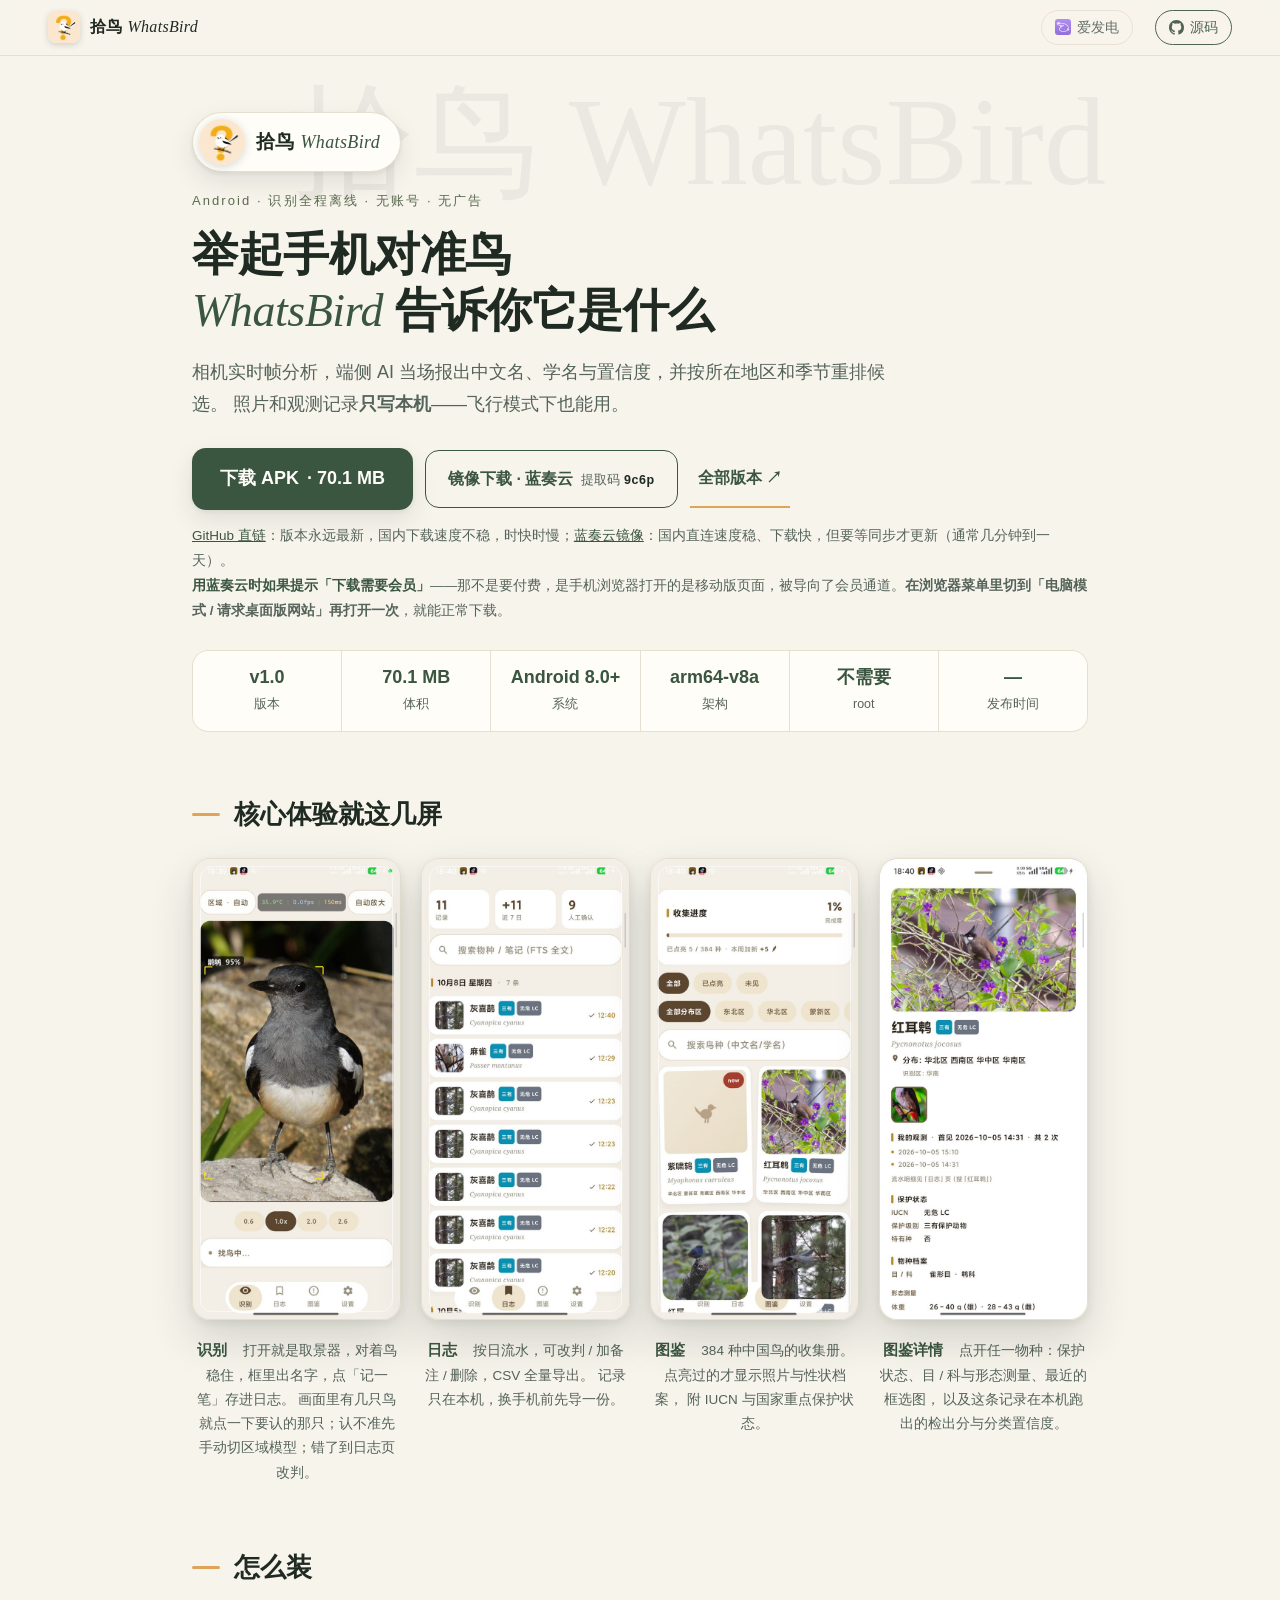
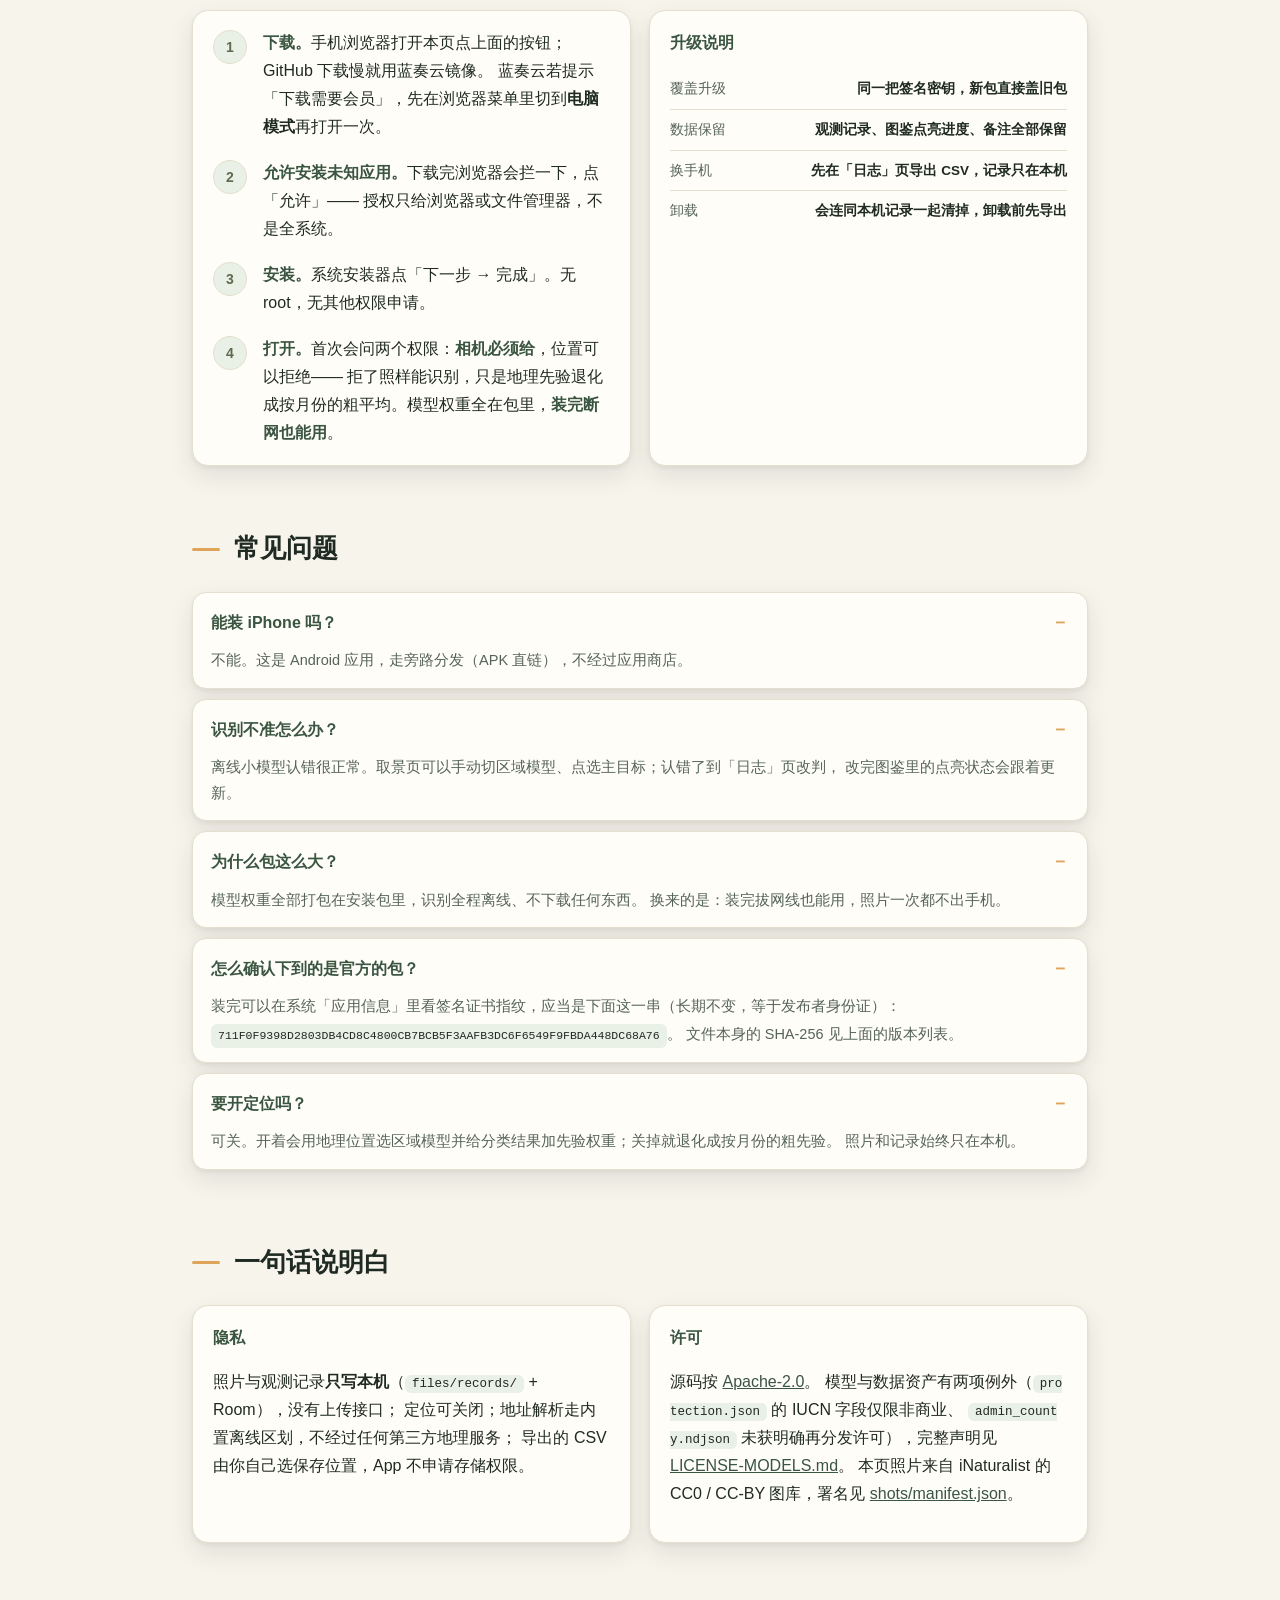
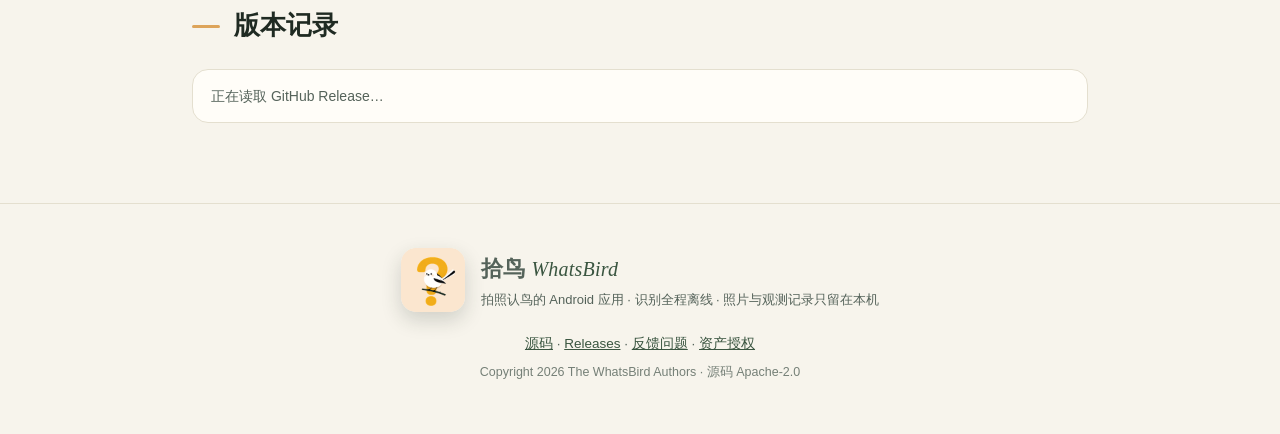
<file: site/index.html>
<!DOCTYPE html>
<html lang="zh-CN">
<head>
<meta charset="utf-8">
<meta name="viewport" content="width=device-width, initial-scale=1, maximum-scale=1, minimum-scale=1, user-scalable=no, viewport-fit=cover">
<title>拾鸟 WhatsBird</title>
<meta name="description" content="拾鸟 WhatsBird：拍照认鸟的 Android 应用，识别全程离线，无账号、无云端上传、无广告。">
<meta name="theme-color" content="#F7F4EC">
<link rel="icon" href="favicon-32.png" sizes="32x32" type="image/png">
<link rel="icon" href="icon-192.png" sizes="192x192" type="image/png">
<link rel="apple-touch-icon" href="apple-touch-icon.png">
<link rel="stylesheet" href="style.css">
<meta property="og:title" content="拾鸟 WhatsBird · 离线拍照认鸟">
<meta property="og:description" content="举起手机对准鸟，App 告诉你它是什么。识别全程离线，照片与观测记录只留在本机。">
<meta property="og:type" content="website">
<meta property="og:image" content="https://kidnappe.github.io/WhatsBird/og.png">
<meta property="og:image:width" content="1200">
<meta property="og:image:height" content="630">
<meta name="twitter:card" content="summary_large_image">
<meta name="twitter:title" content="拾鸟 WhatsBird · 离线拍照认鸟">
<meta name="twitter:description" content="举起手机对准鸟，App 告诉你它是什么。识别全程离线，无账号、无云端上传、无广告。">
<meta name="twitter:image" content="https://kidnappe.github.io/WhatsBird/og.png">
</head>
<body>

<header class="topbar">
  <a class="brand" href="#top">
    <img class="appicon" src="icon-192.png" alt="" width="32" height="32">
    <span>拾鸟 <i class="sci">WhatsBird</i></span>
  </a>
  <nav>
    <a class="ghost afdian" href="https://afdian.com/a/zhouxuano6?utm_source=copylink&utm_medium=link" target="_blank" rel="noopener"><img class="afdian-icon" src="afdian.png" srcset="afdian@2x.png 2x" width="16" height="16" alt="">爱发电</a>
    <a class="ghost" href="https://github.com/kidnappe/WhatsBird">
      <svg class="gh" viewBox="0 0 16 16" aria-hidden="true" focusable="false"><path fill="currentColor" d="M8 0C3.58 0 0 3.58 0 8c0 3.54 2.29 6.53 5.47 7.59.4.07.55-.17.55-.38 0-.19-.01-.82-.01-1.49-2.01.37-2.53-.49-2.69-.94-.09-.23-.48-.94-.82-1.13-.28-.15-.68-.52-.01-.53.63-.01 1.08.58 1.23.82.72 1.21 1.87.87 2.33.66.07-.52.28-.87.51-1.07-1.78-.2-3.64-.89-3.64-3.95 0-.87.31-1.59.82-2.15-.08-.2-.36-1.02.08-2.12 0 0 .67-.21 2.2.82a7.42 7.42 0 0 1 2-.27c.68 0 1.36.09 2 .27 1.53-1.04 2.2-.82 2.2-.82.44 1.1.16 1.92.08 2.12.51.56.82 1.27.82 2.15 0 3.07-1.87 3.75-3.65 3.95.29.25.54.73.54 1.48 0 1.07-.01 1.93-.01 2.2 0 .21.15.46.55.38A8.01 8.01 0 0 0 16 8c0-4.42-3.58-8-8-8Z"/></svg>
      源码
    </a>
  </nav>
</header>

<main id="top">

  <!-- ============ 首屏 ============ -->
  <section class="hero">
    <div class="hero-text">
      <div class="hero-brand">
        <img src="icon-192.png" alt="" width="46" height="46">
        <span>拾鸟 <i class="sci">WhatsBird</i></span>
      </div>
      <p class="eyebrow">Android · 识别全程离线 · 无账号 · 无广告</p>
      <h1>举起手机对准鸟<br><span class="sci">WhatsBird</span> 告诉你它是什么</h1>
      <p class="lede">
        相机实时帧分析，端侧 AI 当场报出中文名、学名与置信度，并按所在地区和季节重排候选。
        照片和观测记录<strong>只写本机</strong>——飞行模式下也能用。
      </p>

      <div class="cta">
        <a id="dlBtn" class="btn-primary" href="https://github.com/kidnappe/WhatsBird/releases/download/v1.0/WhatsBird-v1.0-arm64-v8a.apk">
          下载 APK<span id="dlSize">· 读取中</span>
        </a>
        <a id="dlMirror" class="btn-mirror" aria-disabled="true" data-href="">镜像下载 · 蓝奏云<span>提取码 <b>9c6p</b></span></a>
        <a class="btn-ghost" href="https://github.com/kidnappe/WhatsBird/releases/latest">全部版本 ↗</a>
      </div>
      <p class="cta-hint"><a href="https://github.com/kidnappe/WhatsBird/releases/latest">GitHub 直链</a>：版本永远最新，国内下载速度不稳，时快时慢；<a id="mirrorLink" href="https://zhouxuan.lanzoue.com/b0j1szfsh" target="_blank" rel="noopener">蓝奏云镜像</a>：国内直连速度稳、下载快，但要等同步才更新（通常几分钟到一天）。<br><span class="hint-warn">用蓝奏云时如果提示「下载需要会员」</span>——那不是要付费，是手机浏览器打开的是移动版页面，被导向了会员通道。<b>在浏览器菜单里切到「电脑模式 / 请求桌面版网站」再打开一次</b>，就能正常下载。</p></p>

      <div class="meta" aria-label="版本信息">
        <div><b id="mVer">v1.0</b><span>版本</span></div>
        <div><b id="mSize">—</b><span>体积</span></div>
        <div><b>Android 8.0+</b><span>系统</span></div>
        <div><b>arm64-v8a</b><span>架构</span></div>
        <div><b>不需要</b><span>root</span></div>
        <div><b id="mDate">—</b><span>发布时间</span></div>
      </div>
    </div>
  </section>

  <!-- ============ 核心体验 ============ -->
  <section id="core">
    <h2><span class="rule"></span>核心体验就这几屏</h2>

    <div class="carousel" id="carousel" tabindex="0" aria-roledescription="轮播" aria-label="App 界面截图">
      <div class="track" id="track">

        <figure class="slide" data-cap="识别">
          <span class="ph-wrap"><img src="shots/recognition.jpg" alt="识别页真机截图：取景与识别结果" data-full="shots/recognition.jpg" width="560" height="1246"></span>
          <figcaption>
            <b>识别</b>　打开就是取景器，对着鸟稳住，框里出名字，点「记一笔」存进日志。
            画面里有几只鸟就点一下要认的那只；认不准先手动切区域模型；错了到日志页改判。
          </figcaption>
        </figure>

        <figure class="slide" data-cap="日志">
          <span class="ph-wrap"><img src="shots/records.jpg" alt="观测记录页真机截图：按日流水" data-full="shots/records.jpg" width="560" height="1246"></span>
          <figcaption>
            <b>日志</b>　按日流水，可改判 / 加备注 / 删除，CSV 全量导出。
            记录只在本机，换手机前先导一份。
          </figcaption>
        </figure>

        <figure class="slide" data-cap="图鉴">
          <span class="ph-wrap"><img src="shots/guide.jpg" alt="图鉴页真机截图：384 种中国鸟收集册" data-full="shots/guide.jpg" width="560" height="1246"></span>
          <figcaption>
            <b>图鉴</b>　384 种中国鸟的收集册。点亮过的才显示照片与性状档案，
            附 IUCN 与国家重点保护状态。
          </figcaption>
        </figure>

        <figure class="slide" data-cap="图鉴详情">
          <span class="ph-wrap"><img src="shots/guide-detail.jpg" alt="图鉴详情页真机截图：物种档案与本机记录" data-full="shots/guide-detail.jpg" width="560" height="1246"></span>
          <figcaption>
            <b>图鉴详情</b>　点开任一物种：保护状态、目 / 科与形态测量、最近的框选图，
            以及这条记录在本机跑出的检出分与分类置信度。
          </figcaption>
        </figure>

      </div>

      <button class="nav-arrow prev" id="prev" type="button" aria-label="上一屏">‹</button>
      <button class="nav-arrow next" id="next" type="button" aria-label="下一屏">›</button>
      <div class="dots" id="dots" role="tablist" aria-label="选择截图"></div>
    </div>
  </section>

  <!-- ============ 安装 ============ -->
  <section id="install">
    <h2><span class="rule"></span>怎么装</h2>
    <div class="two-col">
      <div class="card">
        <ol class="steps">
          <li><strong>下载。</strong>手机浏览器打开本页点上面的按钮；GitHub 下载慢就用蓝奏云镜像。
            蓝奏云若提示「下载需要会员」，先在浏览器菜单里切到<b>电脑模式</b>再打开一次。</li>
          <li><strong>允许安装未知应用。</strong>下载完浏览器会拦一下，点「允许」——
            授权只给浏览器或文件管理器，不是全系统。</li>
          <li><strong>安装。</strong>系统安装器点「下一步 → 完成」。无 root，无其他权限申请。</li>
          <li><strong>打开。</strong>首次会问两个权限：<strong>相机必须给</strong>，位置可以拒绝——
            拒了照样能识别，只是地理先验退化成按月份的粗平均。模型权重全在包里，<strong>装完断网也能用</strong>。</li>
        </ol>
      </div>

      <div class="card">
        <h3 class="card-h">升级说明</h3>
        <dl class="kv">
          <div><dt>覆盖升级</dt><dd>同一把签名密钥，新包直接盖旧包</dd></div>
          <div><dt>数据保留</dt><dd>观测记录、图鉴点亮进度、备注全部保留</dd></div>
          <div><dt>换手机</dt><dd>先在「日志」页导出 CSV，记录只在本机</dd></div>
          <div><dt>卸载</dt><dd>会连同本机记录一起清掉，卸载前先导出</dd></div>
        </dl>
      </div>
    </div>
  </section>

  <!-- ============ 常见问题 ============ -->
  <section id="faq">
    <h2><span class="rule"></span>常见问题</h2>
    <details class="qa" open>
      <summary>能装 iPhone 吗？</summary>
      <p>不能。这是 Android 应用，走旁路分发（APK 直链），不经过应用商店。</p>
    </details>
    <details class="qa" open>
      <summary>识别不准怎么办？</summary>
      <p>离线小模型认错很正常。取景页可以手动切区域模型、点选主目标；认错了到「日志」页改判，
        改完图鉴里的点亮状态会跟着更新。</p>
    </details>
    <details class="qa" open>
      <summary>为什么包这么大？</summary>
      <p>模型权重全部打包在安装包里，识别全程离线、不下载任何东西。
        换来的是：装完拔网线也能用，照片一次都不出手机。</p>
    </details>
    <details class="qa" open>
      <summary>怎么确认下到的是官方的包？</summary>
      <p>装完可以在系统「应用信息」里看签名证书指纹，应当是下面这一串（长期不变，等于发布者身份证）：
        <code class="fp" id="certFp">711F0F9398D2803DB4CD8C4800CB7BCB5F3AAFB3DC6F6549F9FBDA448DC68A76</code>。
        文件本身的 SHA-256 见上面的版本列表。</p>
    </details>
    <details class="qa" open>
      <summary>要开定位吗？</summary>
      <p>可关。开着会用地理位置选区域模型并给分类结果加先验权重；关掉就退化成按月份的粗先验。
        照片和记录始终只在本机。</p>
    </details>
  </section>

  <!-- ============ 隐私与许可 ============ -->
  <section id="trust">
    <h2><span class="rule"></span>一句话说明白</h2>
    <div class="two-col">
      <div class="card">
        <h3 class="card-h">隐私</h3>
        <p>照片与观测记录<strong>只写本机</strong>（<code>files/records/</code> + Room），没有上传接口；
          定位可关闭；地址解析走内置离线区划，不经过任何第三方地理服务；
          导出的 CSV 由你自己选保存位置，App 不申请存储权限。</p>
      </div>
      <div class="card">
        <h3 class="card-h">许可</h3>
        <p>源码按 <a href="https://github.com/kidnappe/WhatsBird/blob/main/LICENSE">Apache-2.0</a>。
          模型与数据资产有两项例外（<code>protection.json</code> 的 IUCN 字段仅限非商业、
          <code>admin_county.ndjson</code> 未获明确再分发许可），完整声明见
          <a href="https://github.com/kidnappe/WhatsBird/blob/main/LICENSE-MODELS.md">LICENSE-MODELS.md</a>。
          本页照片来自 iNaturalist 的 CC0 / CC-BY 图库，署名见
          <a href="https://github.com/kidnappe/WhatsBird/blob/main/site/shots/manifest.json">shots/manifest.json</a>。</p>
      </div>
    </div>
  </section>

  <!-- ============ 版本记录 ============ -->
  <section id="history">
    <h2><span class="rule"></span>版本记录</h2>
    <div class="releases" id="relList">
      <p class="aside">正在读取 GitHub Release…</p>
    </div>
  </section>

</main>

<footer>
  <div class="brand-lock">
    <img src="icon-192.png" alt="拾鸟 WhatsBird 图标" width="64" height="64">
    <div class="brand-txt">
      <strong>拾鸟 <i class="sci">WhatsBird</i></strong>
      <span>拍照认鸟的 Android 应用 · 识别全程离线 · 照片与观测记录只留在本机</span>
    </div>
  </div>
  <p>
    <a href="https://github.com/kidnappe/WhatsBird">源码</a> ·
    <a href="https://github.com/kidnappe/WhatsBird/releases">Releases</a> ·
    <a href="https://github.com/kidnappe/WhatsBird/issues">反馈问题</a> ·
    <a href="https://github.com/kidnappe/WhatsBird/blob/main/LICENSE-MODELS.md">资产授权</a>
  </p>
  <p class="fine">Copyright 2026 The WhatsBird Authors · 源码 Apache-2.0</p>
</footer>

<dialog id="lightbox">
  <img id="lightboxImg" alt="">
  <button id="lightboxClose" type="button" aria-label="关闭">×</button>
</dialog>

<script>
(function () {
  "use strict";
  var API = "https://api.github.com/repos/kidnappe/WhatsBird/releases/latest";
  var LIST = "https://api.github.com/repos/kidnappe/WhatsBird/releases";
  var REDUCE = window.matchMedia && window.matchMedia("(prefers-reduced-motion: reduce)").matches;

  /* 蓝奏云镜像地址：拿到分享链接后，填进这一行就行，页面上的镜像按钮会自动启用 */
  /* 蓝奏云提取码：9c6p */
  var MIRROR_URL = "https://zhouxuan.lanzoue.com/b0j1szfsh";
  var MIRROR_CODE = "9c6p";

  function mb(b) { return (b / 1048576).toFixed(1) + " MB"; }
  function ymd(iso) { var d = new Date(iso); return isNaN(d) ? "—" : d.toISOString().slice(0, 10); }

  /* ---------- 缓存：网络读不到时，沿用上次成功读到的那份 ---------- */
  var CACHE = "whatsbird:rel:v1";
  function cacheRead() {
    try { return JSON.parse(window.localStorage.getItem(CACHE) || "null"); }
    catch (e) { return null; }
  }
  function cacheWrite(rel, list) {
    try { window.localStorage.setItem(CACHE, JSON.stringify({ rel: rel, list: list || null, at: Date.now() })); }
    catch (e) { /* 隐私模式 / file:// 下写不了就算了，页面照常退回内置值 */ }
  }

  function paintRel(r, fromCache) {
    var apk = (r.assets || []).filter(function (a) { return /\.apk$/i.test(a.name); })[0];
    if (!apk) { return false; }
    var btn = document.getElementById("dlBtn");
    btn.href = apk.browser_download_url;
    btn.firstChild.nodeValue = "下载 " + r.tag_name + " APK";
    document.getElementById("dlSize").textContent = "· " + mb(apk.size);
    document.getElementById("mVer").textContent = r.tag_name;
    document.getElementById("mSize").textContent = mb(apk.size);
    document.getElementById("mDate").textContent = ymd(r.published_at);
    document.getElementById("mVer").title = fromCache
      ? "这次没连上 GitHub，显示的是上次读到的 " + r.tag_name + "（" + ymd(r.published_at) + "）"
      : "已连上 GitHub，读取的是最新 release";
    return true;
  }

  function paintList(list) {
    var box = document.getElementById("relList");
    if (!box || !list || !list.length) { return false; }
    var items = list.filter(function (r) { return !r.draft; }).slice(0, 6);
    box.innerHTML = "";
    items.forEach(function (r) {
      var apk = (r.assets || []).filter(function (a) { return /\.apk$/i.test(a.name); })[0];
      var row = document.createElement("div");
      row.className = "rel-row";
      var left = document.createElement("div");
      var tag = document.createElement("strong");
      tag.textContent = r.name || r.tag_name;
      var meta = document.createElement("span");
      meta.className = "rel-meta";
      meta.textContent = ymd(r.published_at) +
        (apk ? " · " + mb(apk.size) + " · 下载 " + apk.download_count + " 次" : " · 无安装包");
      if (apk && apk.digest) {
        var dg = document.createElement("code");
        dg.className = "fp";
        dg.textContent = apk.digest.replace(/^sha256:/, "");
        meta.appendChild(document.createElement("br"));
        meta.appendChild(dg);
      }
      left.appendChild(tag);
      left.appendChild(meta);
      row.appendChild(left);
      if (apk) {
        var a = document.createElement("a");
        a.href = apk.browser_download_url;
        a.textContent = "下载";
        a.className = "rel-dl";
        row.appendChild(a);
      }
      box.appendChild(row);
    });
    return true;
  }

  /* 1) 先用缓存铺一遍（网络再慢也不闪空），2) 再用网络结果覆盖 */
  var cached = cacheRead();
  if (cached) {
    paintRel(cached.rel, true);
    paintList(cached.list);
  }

  fetch(API, { cache: "no-store" })
    .then(function (r) { return r.ok ? r.json() : Promise.reject(r.status); })
    .then(function (rel) {
      if (!paintRel(rel, false)) { throw new Error("no apk asset"); }
      fetch(LIST, { cache: "no-store" })
        .then(function (r) { return r.ok ? r.json() : Promise.reject(r.status); })
        .then(function (list) { paintList(list); cacheWrite(rel, list); })
        .catch(function () { cacheWrite(rel, null); });
    })
    .catch(function () {
      if (cached) { return; }              // 已经用缓存铺过了
      document.getElementById("mVer").title =
        "没连上 GitHub，这是页面内置的 v1.0；点「全部版本」看实时列表";
      // 兜底值：v1.0 瘦身后的真实体积（118.9MB 是瘦身前的旧数，已作废）
      var s = document.getElementById("dlSize"); if (s) { s.textContent = "· 70.1 MB"; }
      var m = document.getElementById("mSize"); if (m) { m.textContent = "70.1 MB"; }
    });

  /* ---------- 镜像按钮 ---------- */
  (function () {
    var el = document.getElementById("dlMirror");
    if (MIRROR_URL) {
      el.href = MIRROR_URL;
      el.removeAttribute("aria-disabled");
      // 用 innerHTML 而不是 textContent：提取码那串要加粗，textContent 会把标签吃掉
      el.querySelector("span").innerHTML = "提取码 <b>" + MIRROR_CODE + "</b>";
    }
  })();

  /* ---------- 图片加载效果：纸感骨架 + 淡入 ---------- */
  function markLoaded(img) {
    var w = img.parentNode;
    if (w && w.classList) { w.classList.add("is-loaded"); }
    img.classList.add("is-loaded");
  }
  document.querySelectorAll(".ph-wrap img, .appicon").forEach(function (img) {
    if (img.complete && img.naturalWidth > 0) { markLoaded(img); return; }
    img.addEventListener("load", function () { markLoaded(img); });
    img.addEventListener("error", function () { markLoaded(img); });
  });

  /* ---------- 四屏：桌面并排，只有触屏手机才轮播 ---------- */
  var PHONE = "(max-width: 900px) and ((pointer: coarse) or (hover: none))";
  var track = document.getElementById("track");
  var slides = Array.prototype.slice.call(track.querySelectorAll(".slide"));
  var dotsBox = document.getElementById("dots");
  var mq = window.matchMedia(PHONE);
  var idx = 0, timer = null, INTERVAL = 5200;
  var carouseling = function () { return mq.matches; };

  slides.forEach(function (s, i) {
    var b = document.createElement("button");
    b.className = "dot";
    b.type = "button";
    b.setAttribute("role", "tab");
    b.setAttribute("aria-label", s.dataset.cap || ("第 " + (i + 1) + " 屏"));
    dotsBox.appendChild(b);
  });
  var dots = Array.prototype.slice.call(dotsBox.children);

  function paint() {
    if (carouseling()) {
      track.style.transform = "translateX(" + (-idx * 100) + "%)";
      dots.forEach(function (d, i) {
        d.classList.toggle("on", i === idx);
        d.setAttribute("aria-selected", i === idx ? "true" : "false");
      });
      slides.forEach(function (s, i) { s.setAttribute("aria-hidden", i === idx ? "false" : "true"); });
    } else {
      track.style.transform = "";           // 桌面：交给 CSS grid 并排显示
      dots.forEach(function (d) { d.classList.remove("on"); d.setAttribute("aria-selected", "false"); });
      slides.forEach(function (s) { s.setAttribute("aria-hidden", "false"); });
    }
  }
  function go(n) { if (!carouseling()) { return; } idx = (n + slides.length) % slides.length; paint(); }
  function next() { go(idx + 1); }
  function prev() { go(idx - 1); }
  function stop() { if (timer) { clearInterval(timer); timer = null; } }
  function restart() {
    stop();
    if (carouseling() && !REDUCE) { timer = setInterval(next, INTERVAL); }
  }

  // 点轮播控件时别让焦点把页面拽上去（手机端连点两下就往上滑，就是这个）
  function tap(el, fn) {
    el.addEventListener("click", function (e) {
      e.preventDefault();
      fn();
      if (document.activeElement === el) { el.blur(); }
      restart();
    });
  }
  tap(document.getElementById("next"), next);
  tap(document.getElementById("prev"), prev);
  dots.forEach(function (d, i) { tap(d, function () { go(i); }); });

  var car = document.getElementById("carousel");
  car.addEventListener("mouseenter", stop);
  car.addEventListener("mouseleave", restart);
  car.addEventListener("focusin", stop);
  car.addEventListener("focusout", restart);
  car.addEventListener("keydown", function (e) {
    if (e.key === "ArrowRight") { next(); restart(); }
    if (e.key === "ArrowLeft") { prev(); restart(); }
  });

  /* 触屏滑动 */
  var x0 = null;
  car.addEventListener("touchstart", function (e) { x0 = e.touches[0].clientX; stop(); }, { passive: true });
  car.addEventListener("touchend", function (e) {
    if (x0 === null) { return; }
    var dx = e.changedTouches[0].clientX - x0;
    if (Math.abs(dx) > 40) { if (dx < 0) { next(); } else { prev(); } }
    x0 = null; restart();
  }, { passive: true });

  document.addEventListener("visibilitychange", function () {
    if (document.hidden) { stop(); } else { restart(); }
  });

  /* 断点切换时（窗口拉宽/缩窄）重画一次 */
  var onBreak = function () { paint(); restart(); };
  if (mq.addEventListener) { mq.addEventListener("change", onBreak); }
  else if (mq.addListener) { mq.addListener(onBreak); }

  paint();
  restart();

  /* ---------- 点图看大图（原生 <dialog>，不引第三方库） ---------- */
  var lb = document.getElementById("lightbox");
  var lbImg = document.getElementById("lightboxImg");
  document.querySelectorAll("[data-full]").forEach(function (el) {
    el.addEventListener("click", function () {
      lbImg.src = el.getAttribute("data-full");
      if (typeof lb.showModal === "function") { lb.showModal(); } else { lb.setAttribute("open", ""); }
    });
  });
  document.getElementById("lightboxClose").addEventListener("click", function () { lb.close(); });
  lb.addEventListener("click", function (e) { if (e.target === lb) { lb.close(); } });
})();
</script>

</body>
</html>
</file>
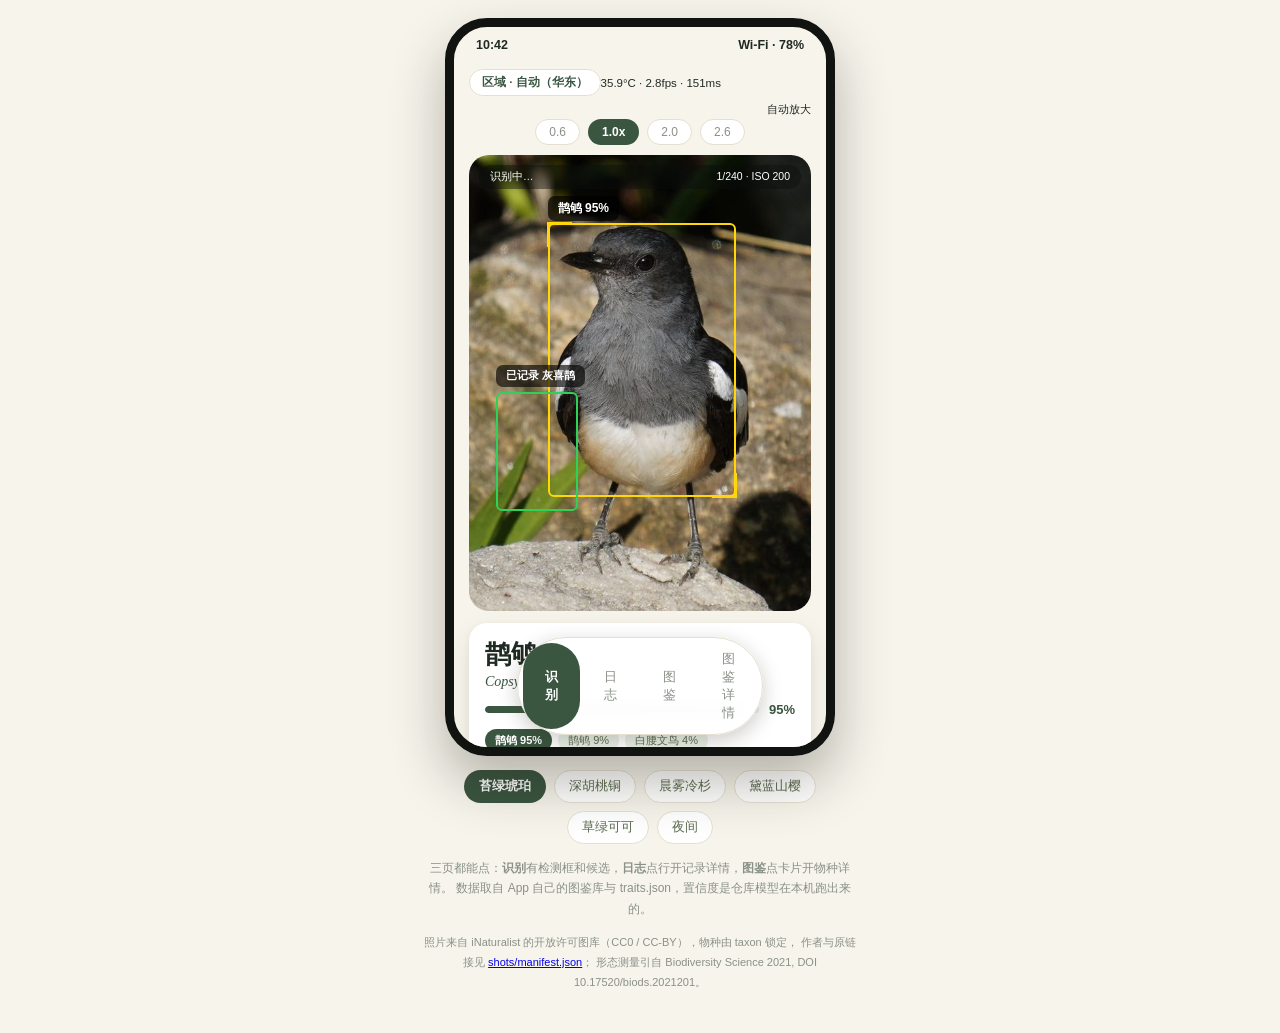
<file: site/demo.html>
<!DOCTYPE html>
<html lang="zh-CN">
<head>
<meta charset="utf-8">
<meta name="viewport" content="width=device-width, initial-scale=1">
<title>拾鸟 WhatsBird · UI 演示</title>
<!--
  可点的 UI 演示。重点三页：识别 / 日志 / 图鉴，外加图鉴卡片点开的详情弹层。

  版式对着真机写（2026-10-12 用 adb dump 出的节点树 + 截图逐个对过），
  数据不是编的：
    · 中文名 / 学名 / 保护级别 / IUCN —— 来自 App 自己的图鉴 JSON；
    · 目 / 科 / 体重 / 体长 / 嘴峰 / 翅长 —— 来自 assets/guide/traits.json
      （《中国鸟类的生活史和生态学特征数据集》Biodiversity Science 2021, DOI 10.17520/biods.2021201）；
    · 检出分 / 分类 top-1 —— 仓库里的 yolox 640 + 对应区域分类器在本机跑出来的。
  唯一替换掉的是照片：真机里那几张是你自己拍的观测记录，页面不放，
  换成 iNaturalist 的开放许可图（CC0 / CC-BY，物种由 taxon 锁定，署名见 shots/manifest.json）。

  设计口径见 docs/design/DESIGN.md；五套配色与昼夜派生同 §2.3 / §2.4。
-->
<style>
:root{
  --paper:#F7F4EC; --card:#FFFFFF; --ink:#1F2A22;
  --moss:#3A5540; --moss2:#5A7A5F; --sage:#E9F0E6; --olive:#5B6B4F;
  --amber:#DDA45A; --red:#E2483D; --gray:#8A9187; --line:#E4DFCF;
  --sil-a:#EFEBDF; --sil-b:#E4DFCF;
  --shadow:0 12px 28px rgba(62,52,32,.10), 0 2px 6px rgba(62,52,32,.06);
  --box:#FFD60A; --ok:#30D158;   /* 取景页仪表色，不随主题变 */
}
body.night{
  --paper:#1B211C; --card:#232A24; --ink:#E8E6DE; --moss:#8FB294; --moss2:#A7C6AB;
  --sage:#2C352C; --olive:#B9C9AF; --gray:#8F9A90; --line:#343D35;
  --sil-a:#2A312A; --sil-b:#333C33; --shadow:0 12px 28px rgba(0,0,0,.45);
}
*{margin:0;padding:0;box-sizing:border-box;transition:background .25s,color .25s,border-color .25s}
body{
  background:var(--paper);color:var(--ink);
  font-family:-apple-system,"PingFang SC","Microsoft YaHei","Segoe UI",sans-serif;
  display:flex;flex-direction:column;align-items:center;padding:18px 12px 40px;gap:14px;
}

/* ---------- 手机框 ---------- */
.phone{
  width:390px;max-width:100%;background:var(--paper);border-radius:42px;
  border:9px solid #10130F;box-shadow:0 26px 54px rgba(30,25,15,.3);overflow:hidden;position:relative;
}
.status{display:flex;justify-content:space-between;align-items:center;padding:11px 22px 3px;font-size:12.5px;font-weight:600}
.scroll{height:692px;overflow:hidden;position:relative}
.scroll-inner{padding:8px 15px 124px}
.nav{
  position:absolute;left:50%;bottom:12px;transform:translateX(-50%);z-index:20;
  display:flex;gap:2px;padding:5px;border-radius:999px;
  background:color-mix(in srgb,var(--card) 96%, transparent);
  border:1px solid var(--line);box-shadow:0 6px 20px rgba(30,25,15,.22);backdrop-filter:blur(8px);
}
.nav button{border:0;background:transparent;font:inherit;font-size:13px;color:var(--gray);padding:7px 22px;border-radius:999px;cursor:pointer}
.nav button.on{background:var(--moss);color:#fff;font-weight:700}

.card{background:var(--card);border-radius:18px;box-shadow:var(--shadow)}
.topbar{display:flex;align-items:center;justify-content:space-between;margin:6px 0 12px}
.loc{font-size:16.5px;font-weight:800;color:var(--moss)}
.search{display:flex;align-items:center;gap:7px;background:var(--card);border:1px solid var(--line);
  border-radius:999px;padding:8px 14px;font-size:12.5px;color:var(--gray);margin-bottom:12px}
.viewtoggle{display:flex;background:var(--card);border:1px solid var(--line);border-radius:10px;overflow:hidden}
.viewtoggle span{padding:5px 9px;font-size:12px;color:var(--gray)}
.viewtoggle span.on{background:var(--sage);color:var(--moss)}
.sec{font-size:13px;font-weight:800;color:var(--moss);margin:14px 0 8px;display:flex;align-items:center;gap:7px}
.sec::before{content:"";width:3px;height:13px;border-radius:2px;background:var(--amber)}
.kv2{display:flex;justify-content:space-between;gap:12px;font-size:12.5px;padding:8px 0;border-bottom:1px solid var(--line);color:var(--gray)}
.kv2:last-child{border-bottom:0}
.kv2 b{color:var(--ink);font-weight:600;text-align:right}
.kv2.mono b{font-family:ui-monospace,Consolas,monospace;font-size:12px}

/* ---------- 识别页 ---------- */
.hudtop{display:flex;align-items:center;justify-content:space-between;font-size:11.5px;color:var(--ink-soft)}
.hudtop .pill{background:var(--card);border:1px solid var(--line);border-radius:999px;padding:5px 12px;font-weight:700;color:var(--moss)}
.cam{position:relative;border-radius:20px;overflow:hidden;background:#14181a;aspect-ratio:3/4;margin:10px 0 12px}
.cam img{width:100%;height:100%;object-fit:cover;display:block}
.cam .hud{position:absolute;left:10px;right:10px;top:10px;display:flex;justify-content:space-between;
  font-size:10.5px;color:#fff;background:rgba(10,14,12,.45);padding:5px 11px;border-radius:999px}
.cam .box{position:absolute;border:2px solid var(--box);border-radius:6px}
.cam .box::before,.cam .box::after{content:"";position:absolute;width:22px;height:22px;border:3px solid var(--box)}
.cam .box::before{left:-3px;top:-3px;border-right:0;border-bottom:0}
.cam .box::after{right:-3px;bottom:-3px;border-left:0;border-top:0}
.cam .tagbox{position:absolute;left:-2px;top:-29px;background:rgba(0,0,0,.7);color:#fff;font-size:12px;font-weight:700;padding:4px 10px;border-radius:7px;white-space:nowrap}
.cam .box2{position:absolute;border:2px solid var(--ok);border-radius:6px}
.cam .box2 .tagbox{background:rgba(0,0,0,.62);font-weight:600}
.zoom{display:flex;gap:8px;justify-content:center;margin-bottom:8px}
.zoom span{font-size:12px;padding:5px 13px;border-radius:999px;background:var(--card);border:1px solid var(--line);color:var(--gray)}
.zoom span.on{background:var(--moss);color:#fff;border-color:transparent;font-weight:700}
.idcard{padding:14px 16px}
.idcard .zh{font-size:26px;font-weight:800}
.idcard .sci{font-family:Georgia,serif;font-style:italic;font-size:14px;color:var(--moss);margin-top:2px}
.idcard .conf{display:flex;align-items:center;gap:10px;margin-top:12px}
.bar{flex:1;height:7px;background:var(--sage);border-radius:4px;overflow:hidden}
.bar i{display:block;height:100%;border-radius:4px;background:linear-gradient(90deg,var(--moss),var(--moss2))}
.pct{font-size:13px;font-weight:800;color:var(--moss)}
.cands{display:flex;gap:6px;flex-wrap:wrap;margin-top:12px}
.cands span{font-size:11px;padding:4px 10px;border-radius:999px;background:var(--sage);color:var(--olive)}
.cands span:first-child{background:var(--moss);color:#fff;font-weight:700}
.rowacts{display:flex;gap:8px;margin-top:12px}
.rowacts button{flex:1;font:inherit;font-size:12.5px;padding:9px;border-radius:999px;border:1px solid var(--line);
  background:transparent;color:var(--olive);cursor:pointer}
.rowacts button.pri{background:var(--moss);color:#fff;border-color:transparent;font-weight:700}
.fine{font-size:11px;color:var(--gray);line-height:1.65;margin-top:10px}

/* ---------- 日志页 ---------- */
.day{font-size:12px;color:var(--gray);margin:14px 4px 8px;display:flex;align-items:center;gap:7px}
.day::after{content:"";flex:1;height:1px;background:var(--line)}
.row{display:flex;gap:11px;align-items:center;padding:10px;margin-bottom:9px;cursor:pointer}
.row:active{transform:scale(.99)}
.row img{width:54px;height:54px;border-radius:11px;object-fit:cover;flex:none}
.row .zh{font-size:14px;font-weight:700}
.row .sci{font-family:Georgia,serif;font-style:italic;font-size:11px;color:var(--moss)}
.row .meta{font-size:11px;color:var(--gray);margin-top:3px}
.row .p{font-size:11px;color:var(--olive);background:var(--sage);padding:3px 9px;border-radius:999px;margin-top:5px;display:inline-block}
.row .arrow{color:var(--gray);font-size:16px}

/* ---------- 图鉴页 ---------- */
.progress{padding:14px 16px 13px;margin-bottom:14px}
.progress .t{display:flex;justify-content:space-between;align-items:baseline}
.progress h2{font-size:15px;font-weight:800;display:flex;align-items:center;gap:7px}
.tick{width:4px;height:15px;border-radius:2px;background:var(--amber);display:inline-block}
.progress .pctv{font-size:20px;font-weight:800;color:var(--moss)}
.progress .pctv small{font-size:11px;font-weight:400;color:var(--gray);display:block;text-align:right}
.progress .meta{margin-top:8px;font-size:11.5px;color:var(--gray)}
.progress .meta b{color:var(--olive)}
.chips{display:flex;gap:8px;margin-bottom:10px;flex-wrap:wrap}
.chip{font-size:12.5px;padding:6px 14px;border-radius:999px;background:var(--sage);color:var(--olive);cursor:pointer;border:0;font-family:inherit}
.chip.on{background:var(--moss);color:#fff;font-weight:700}
.wall{column-count:2;column-gap:13px;margin-top:4px}
.pola{break-inside:avoid;background:var(--card);border-radius:16px;padding:9px 9px 11px;
  box-shadow:var(--shadow);margin-bottom:14px;cursor:pointer;transform:rotate(-1deg)}
.pola:nth-child(even){transform:rotate(1.1deg)}
.pola:active{transform:scale(.98)}
.ph{position:relative;border-radius:9px;overflow:hidden;background:var(--sil-a)}
.ph img{display:block;width:100%;aspect-ratio:1/1;object-fit:cover}
.ph.sil{aspect-ratio:1/1;background:linear-gradient(160deg,var(--sil-a),var(--sil-b))}
.pill-unlit{position:absolute;left:50%;top:50%;transform:translate(-50%,-50%);
  background:color-mix(in srgb,var(--paper) 92%, transparent);color:var(--gray);
  font-size:11px;font-weight:600;padding:4px 11px;border-radius:999px;border:1px solid var(--line)}
.badge-new{position:absolute;top:7px;right:7px;background:var(--red);color:#fff;font-size:10.5px;font-weight:700;padding:3px 9px;border-radius:999px}
.count{position:absolute;left:7px;bottom:7px;background:rgba(16,20,15,.72);color:#fff;font-size:10.5px;padding:2.5px 8px;border-radius:999px}
.cap{margin-top:8px}
.cap .zh{font-size:14px;font-weight:800}
.cap .sci{font-family:Georgia,serif;font-style:italic;font-size:11px;color:var(--moss);margin-top:1px}
.cap .tags{margin-top:5px;display:flex;gap:5px;flex-wrap:wrap}
.tag{font-size:10px;padding:2px 7px;border-radius:999px;background:var(--sage);color:var(--olive)}
.tag.iucn{background:transparent;border:1px solid var(--line);color:var(--gray)}

/* ---------- 弹层（详情 / 记录） ---------- */
.sheet{position:absolute;inset:0;background:rgba(12,16,13,.45);display:none;align-items:flex-end;z-index:5}
.sheet.on{display:flex}
.sheet .panel{background:var(--paper);width:100%;border-radius:24px 24px 0 0;padding:8px 16px 18px;
  max-height:88%;overflow:auto;box-shadow:0 -10px 30px rgba(0,0,0,.25)}
.handle{width:38px;height:4px;border-radius:2px;background:var(--line);margin:6px auto 12px}
.hero{border-radius:14px;overflow:hidden;margin-bottom:12px;position:relative}
.hero img{width:100%;display:block;aspect-ratio:3/2;object-fit:cover}
.hero .cap{position:absolute;left:10px;bottom:10px;background:rgba(10,14,12,.66);color:#fff;font-size:11px;padding:4px 10px;border-radius:999px}
.dtitle{font-size:23px;font-weight:800}
.dsci{font-family:Georgia,serif;font-style:italic;font-size:14px;color:var(--moss);margin-top:2px}
.dkv{display:flex;gap:8px;flex-wrap:wrap;margin:10px 0 4px}
.dkv span{font-size:11.5px;padding:4px 11px;border-radius:999px;background:var(--sage);color:var(--olive)}
.thumbs{display:flex;gap:8px;margin-top:10px}
.thumbs img{width:64px;height:64px;border-radius:10px;object-fit:cover}
.close{margin-top:16px;width:100%;padding:11px;border-radius:999px;border:0;background:var(--moss);color:#fff;font:inherit;font-weight:700;cursor:pointer}
.tips{font-size:11px;color:var(--gray);line-height:1.7;margin-top:12px}

/* ---------- 演示控制条 ---------- */
.bar-out{display:flex;gap:8px;align-items:center;flex-wrap:wrap;justify-content:center;max-width:430px}
.bar-out button{font:inherit;font-size:12.5px;padding:7px 14px;border-radius:999px;cursor:pointer;
  border:1px solid var(--line);background:var(--card);color:var(--olive)}
.bar-out button.on{background:var(--moss);color:#fff;border-color:transparent;font-weight:700}
.note{max-width:430px;font-size:12px;line-height:1.7;color:var(--gray);text-align:center}
.note a{color:var(--moss)}
</style>
</head>
<body>

<div class="phone">
  <div class="status"><span>10:42</span><span>Wi-Fi · 78%</span></div>
  <div class="scroll"><div class="scroll-inner" id="view"></div></div>
  <div class="nav">
    <button data-tab="cam" class="on">识别</button>
    <button data-tab="log">日志</button>
    <button data-tab="guide">图鉴</button>
    <button data-tab="detail">图鉴详情</button>
  </div>
  <div class="sheet" id="sheet"><div class="panel" id="panel"></div></div>
</div>

<div class="bar-out">
  <button data-theme="moss" class="on">苔绿琥珀</button>
  <button data-theme="walnut">深胡桃铜</button>
  <button data-theme="mist">晨雾冷杉</button>
  <button data-theme="indigo">黛蓝山樱</button>
  <button data-theme="cocoa">草绿可可</button>
  <button id="night">夜间</button>
</div>

<p class="note">
  三页都能点：<b>识别</b>有检测框和候选，<b>日志</b>点行开记录详情，<b>图鉴</b>点卡片开物种详情。
  数据取自 App 自己的图鉴库与 traits.json，置信度是仓库模型在本机跑出来的。
</p>

<script>
// ---------------- 五套配色（DESIGN.md §2.3） ----------------
const PALETTES = {
  moss:   {paper:"#F7F4EC", card:"#FFFFFF", ink:"#1F2A22", moss:"#3A5540", moss2:"#5A7A5F", sage:"#E9F0E6", olive:"#5B6B4F", amber:"#DDA45A", line:"#E4DFCF"},
  walnut: {paper:"#F3EEE6", card:"#FFFFFF", ink:"#241C14", moss:"#5C4630", moss2:"#83623F", sage:"#EFE4CE", olive:"#6E5B41", amber:"#B98A2F", line:"#E2D8C6"},
  mist:   {paper:"#F2F4F5", card:"#FFFFFF", ink:"#1E2629", moss:"#3E5C6B", moss2:"#5D7F8F", sage:"#E2ECEF", olive:"#4F6B77", amber:"#C2703D", line:"#DCE3E6"},
  indigo: {paper:"#F5F4F7", card:"#FFFFFF", ink:"#22223A", moss:"#3C3F66", moss2:"#5D6191", sage:"#E7E6F2", olive:"#585A85", amber:"#D98E9E", line:"#E0DEEA"},
  cocoa:  {paper:"#F3EFE6", card:"#FFFFFF", ink:"#2A2620", moss:"#6E8568", moss2:"#8FA285", sage:"#DDE4D2", olive:"#6F7B5E", amber:"#D9A97C", line:"#DFD8C8"}
};

// ---------------- 数据 ----------------
// zh/sci/iucn/prot/region 来自 guide_*.json；det/p 是本仓库模型实跑结果；
// traits 来自 assets/guide/traits.json（DOI 10.17520/biods.2021201）。
const SPECIES = {
  "hong-er":  {zh:"红耳鹎",   sci:"Pycnonotus jocosus",     iucn:"无危 LC", prot:"三有", region:"华南",
               photo:"shots/hong-er.jpg",  det:0.90, p:0.88, n:2,
               traits:{order:"雀形目", family:"鹎科", mass:"26–40", length:"175–210", bill:"12", wing:"80–92", diet:"杂食性"}},
  "hongshui": {zh:"红尾水鸲", sci:"Phoenicurus fuliginosus", iucn:"无危 LC", prot:"三有", region:"东北",
               photo:"shots/hongshui.jpg", det:0.98,
               traits:{order:"雀形目", family:"鹟科", mass:"17–28", length:"117–140", bill:"9", wing:"70–80", diet:"食虫"}},
  "huixique": {zh:"灰喜鹊",   sci:"Cyanopica cyanus",        iucn:"无危 LC", prot:"三有", region:"华北",
               photo:"shots/huixique.jpg", det:0.95, p:0.99, n:4,
               traits:{order:"雀形目", family:"鸦科", mass:"73–132", length:"326–418", bill:"24–29", wing:"130–192", diet:"杂食性"}},
  "maque":    {zh:"麻雀",     sci:"Passer montanus",        iucn:"无危 LC", prot:"三有", region:"华北",
               photo:"shots/maque.jpg",    det:0.93, p:0.96, n:1,
               traits:{order:"雀形目", family:"雀科", mass:"16–24", length:"115–150", bill:"9.5–11.8", wing:"60–78", diet:"杂食性"}},
  "queshu":   {zh:"鹊鸲",     sci:"Copsychus saularis",     iucn:"无危 LC", prot:"三有", region:"华东",
               photo:"shots/queshu.jpg",   det:0.95, p:0.95, n:2,
               traits:{order:"雀形目", family:"鹟科", mass:"33–47", length:"187–227", bill:"15–21", wing:"90–105", diet:"食虫"}}
};
const UNLIT = [
  {zh:"紫啸鸫", sci:"Myophonus caeruleus"}, {zh:"白头鹎", sci:"Pycnonotus sinensis"},
  {zh:"戴胜", sci:"Upupa epops"}, {zh:"珠颈斑鸠", sci:"Streptopelia chinensis"},
  {zh:"红胁蓝尾鸲", sci:"Tarsiger cyanurus"}, {zh:"棕背伯劳", sci:"Lanius schach"}
];
// 时间是照真机那条记录编的格式；坐标与区县演示里不写具体地名（不是真机数据）。
const LOGS = [
  {d:"2026-10-05", t:"15:10", k:"hong-er"},
  {d:"2026-10-05", t:"14:31", k:"hong-er"},
  {d:"2026-10-05", t:"11:02", k:"huixique"},
  {d:"2026-10-04", t:"16:48", k:"maque"},
  {d:"2026-10-04", t:"09:20", k:"huixique"},
  {d:"2026-10-03", t:"17:05", k:"huixique"}
];

const $ = s => document.querySelector(s);
const view = $("#view");
const pct = k => SPECIES[k].p ? Math.round(SPECIES[k].p*100) : null;

/* ================= 识别页 ================= */
function camView(){
  const k = "queshu", s = SPECIES[k], c = pct(k);
  return `
  <div class="topbar" style="margin-bottom:6px">
    <div class="hudtop"><span class="pill">区域 · 自动（华东）</span><span>35.9°C · 2.8fps · 151ms</span></div>
  </div>
  <div style="display:flex;justify-content:flex-end;margin-bottom:2px"><span class="pill" style="font-size:11px">自动放大</span></div>
  <div class="zoom"><span>0.6</span><span class="on">1.0x</span><span>2.0</span><span>2.6</span></div>
  <div class="cam">
    <img src="${s.photo}" alt="${s.zh}">
    <div class="hud"><span>识别中…</span><span>1/240 · ISO 200</span></div>
    <div class="box" style="left:23%;top:15%;width:55%;height:60%"><span class="tagbox">${s.zh} ${c}%</span></div>
    <div class="box2" style="left:8%;top:52%;width:24%;height:26%"><span class="tagbox" style="font-size:10.5px">已记录 ${SPECIES.huixique.zh}</span></div>
  </div>
  <div class="card idcard">
    <div class="zh">${s.zh}</div>
    <div class="sci">${s.sci}</div>
    <div class="conf"><div class="bar"><i style="width:${s.p*100}%"></i></div><div class="pct">${c}%</div></div>
    <div class="cands">
      <span>${s.zh} ${c}%</span><span>鹊鸲 9%</span><span>白腰文鸟 4%</span>
      <span>红胁蓝尾鸲 3%</span><span>北红尾鸲 2%</span>
    </div>
    <div class="rowacts">
      <button>改判</button><button>加备注</button><button class="pri">记一笔</button>
    </div>
  </div>
  <p class="fine">
    黄框＝检测器锁定的目标（仪表色，只出现在取景页）；绿框＝本机已经记下的观测。
    置信度 ${c}% 与检出分 ${s.det.toFixed(2)} 是仓库里的 yolox 640 + 华东区域分类器在这张照片上跑出来的。
  </p>`;
}

/* ================= 日志页 ================= */
function logView(){
  let out = `<div class="topbar"><div class="loc">观测记录</div><div style="font-size:12px;color:var(--gray)">共 ${LOGS.length} 条 · 只在本机</div></div>`;
  let day = "";
  LOGS.forEach((r,i)=>{
    if (r.d !== day){ day = r.d; out += `<div class="day">${r.d}</div>`; }
    const s = SPECIES[r.k];
    out += `<div class="card row" data-log="${i}">
      <img src="${s.photo}" alt="${s.zh}">
      <div style="flex:1">
        <div class="zh">${s.zh}</div>
        <div class="sci">${s.sci}</div>
        <div class="meta">${r.t} · ${s.region}区模型 · 自动记录</div>
      </div>
      <span class="p">${s.iucn}</span><span class="arrow">›</span>
    </div>`;
  });
  out += `<button class="close">导出 CSV（全部 ${LOGS.length} 条）</button>`;
  out += `<p class="tips">点任意一条可以改判、加备注或删除；导出走系统文件选择，不申请存储权限。</p>`;
  return out;
}

/* ================= 图鉴页 ================= */
function guideView(){
  const lit = Object.keys(SPECIES);
  let cards = lit.map(k=>{
    const s = SPECIES[k];
    return `<div class="pola" data-k="${k}">
      <div class="ph"><img src="${s.photo}" alt="${s.zh}">
        ${k==="hong-er"?'<span class="badge-new">new</span>':""}
        ${s.n&&s.n>1?`<span class="count">×${s.n}</span>`:""}
      </div>
      <div class="cap">
        <div class="zh">${s.zh}</div>
        <div class="sci">${s.sci}</div>
        <div class="tags"><span class="tag iucn">${s.iucn}</span><span class="tag">${s.prot}</span></div>
      </div>
    </div>`;
  }).join("");
  UNLIT.forEach(u=>{
    cards += `<div class="pola">
      <div class="ph sil"><span class="pill-unlit">未点亮</span></div>
      <div class="cap"><div class="zh" style="color:var(--gray)">${u.zh}</div>
      <div class="sci" style="color:var(--gray)">${u.sci}</div></div>
    </div>`;
  });
  return `
  <div class="topbar"><div class="loc">全国图鉴</div>
    <div class="viewtoggle"><span class="on">▦</span><span>☰</span></div></div>
  <div class="search">🔍 搜索鸟种（中文名/学名）</div>
  <div class="card progress">
    <div class="t"><h2><i class="tick"></i>收集进度</h2>
      <div class="pctv">1%<small>完成度</small></div></div>
    <div class="bar"><i style="width:1.3%"></i></div>
    <div class="meta">已点亮 <b>${lit.length}</b> / 384 种 · 本周加新 <b>+${lit.length}</b></div>
  </div>
  <div class="chips"><button class="chip on">全部</button><button class="chip">已点亮</button><button class="chip">未见</button></div>
  <div class="chips" style="flex-wrap:nowrap;overflow:hidden">
    <button class="chip on" style="padding:5px 11px;font-size:11.5px">全部分布区</button>
    <button class="chip" style="padding:5px 11px;font-size:11.5px">东北区</button>
    <button class="chip" style="padding:5px 11px;font-size:11.5px">华北区</button>
    <button class="chip" style="padding:5px 11px;font-size:11.5px">华东区</button>
  </div>
  <div class="wall">${cards}</div>`;
}

/* ================= 弹层：物种详情 / 记录详情 ================= */
function speciesSheet(k){
  const s = SPECIES[k], t = s.traits;
  const model = `<div class="sec">本机识别（模型实跑）</div>
    <div class="card" style="padding:4px 14px">
      <div class="kv2"><span>检出分 · yolox 640 int8</span><b>${s.det.toFixed(2)}</b></div>
      ${s.p?`<div class="kv2"><span>分类 top-1 · ${s.region}区模型</span><b>${s.zh} ${pct(k)}%</b></div>`:""}
      <div class="kv2"><span>本机记录</span><b>${s.n||1} 条</b></div>
    </div>`;
  const photoWall = s.n && s.n > 1 ? `
    <div class="sec">照片墙（最近框选图）</div>
    <div class="thumbs">
      <img src="${s.photo}" alt="${s.zh} 记录图">
      <div style="width:64px;height:64px;border-radius:10px;background:var(--sage);display:grid;place-items:center;font-size:11px;color:var(--olive);text-align:center;line-height:1.3">+${(s.n||1)-1}<br>张</div>
    </div>` : "";
  return `
  <div class="handle"></div>
  <div class="hero"><img src="${s.photo}" alt="${s.zh}"><span class="cap">点亮后才有照片</span></div>
  <div class="dtitle">${s.zh}</div>
  <div class="dsci">${s.sci}</div>
  <div class="dkv">
    <span>${s.iucn}</span><span>${s.prot}保护动物</span><span>识别区：${s.region}</span><span>特有种 否</span>
  </div>
  <div class="sec">保护状态</div>
  <div class="card" style="padding:4px 14px">
    <div class="kv2"><span>IUCN</span><b>${s.iucn}</b></div>
    <div class="kv2"><span>保护级别</span><b>${s.prot}保护动物</b></div>
  </div>
  <div class="sec">物种档案</div>
  <div class="card" style="padding:4px 14px">
    <div class="kv2"><span>目 / 科</span><b>${t.order} · ${t.family}</b></div>
    <div class="kv2"><span>体重</span><b>${t.mass} g</b></div>
    <div class="kv2"><span>体长</span><b>${t.length} mm</b></div>
    <div class="kv2"><span>嘴峰 / 翅长</span><b>${t.bill} / ${t.wing} mm</b></div>
    <div class="kv2"><span>食性</span><b>${t.diet}</b></div>
  </div>
  ${model}${photoWall}
  <p class="tips">形态测量取自 App 的 traits.json（《中国鸟类的生活史和生态学特征数据集》，
     DOI 10.17520/biods.2021201）。流水明细见「日志」页。</p>
  <button class="close" data-close>关闭</button>`;
}

function recordSheet(i){
  const r = LOGS[i], s = SPECIES[r.k], c = pct(r.k);
  return `
  <div class="handle"></div>
  <div class="hero"><img src="${s.photo}" alt="${s.zh} 记录图"><span class="cap">框选图 · 只在本机</span></div>
  <div class="dtitle">${s.zh}</div>
  <div class="dsci">${s.sci}</div>
  <div class="dkv"><span>${s.iucn}</span><span>${s.prot}保护动物</span><span>已记录</span></div>
  <div class="sec">这条记录</div>
  <div class="card" style="padding:4px 14px">
    <div class="kv2"><span>时间</span><b>${r.d} ${r.t}</b></div>
    <div class="kv2"><span>记录方式</span><b>取景页自动记录</b></div>
    <div class="kv2"><span>区域模型</span><b>${s.region}区</b></div>
    ${c?`<div class="kv2"><span>分类 top-1</span><b>${s.zh} ${c}%</b></div>`:""}
    <div class="kv2"><span>检出分</span><b>${s.det.toFixed(2)}</b></div>
    <div class="kv2"><span>坐标 / 区县</span><b>离线区划解析（本机）</b></div>
  </div>
  <div class="rowacts" style="margin-top:14px">
    <button>改判</button><button>加备注</button><button class="pri">导出 CSV</button>
  </div>
  <p class="tips">识别错很正常——这一页就是给你改判的。改完图鉴里的点亮状态会跟着更新。</p>
  <button class="close" data-close>删除这条记录</button>`;
}

/* ================= 图鉴详情页（独立页，不走弹层） ================= */
let detailKey = "hong-er";
function detailView(){
  const pick = `<div class="chips" style="margin-bottom:14px">` +
    Object.keys(SPECIES).map(k=>
      `<button class="chip ${k===detailKey?'on':''}" data-dk="${k}">${SPECIES[k].zh}</button>`).join("") +
    `</div>`;
  const body = speciesSheet(detailKey)
    .replace(/<button class="close"[^>]*>关闭<\/button>/, "")
    .replace(/<div class="handle"><\/div>/, "");
  return `<div class="topbar"><div class="loc">图鉴 · 物种详情</div>
      <div style="font-size:12px;color:var(--gray)">384 种之一</div></div>${pick}${body}`;
}

const VIEWS = {cam: camView, log: logView, guide: guideView, detail: detailView};
let cur = "cam";

function openSheet(html){
  $("#panel").innerHTML = html;
  $("#sheet").classList.add("on");
  const c = $("#panel [data-close]");
  if (c) c.addEventListener("click", ()=>$("#sheet").classList.remove("on"));
}

function render(){
  view.innerHTML = VIEWS[cur]();
  document.querySelectorAll(".nav button").forEach(b=>b.classList.toggle("on", b.dataset.tab===cur));
  view.querySelectorAll(".pola[data-k]").forEach(el=>
    el.addEventListener("click", ()=>openSheet(speciesSheet(el.dataset.k))));
  view.querySelectorAll(".row[data-log]").forEach(el=>
    el.addEventListener("click", ()=>openSheet(recordSheet(+el.dataset.log))));
  view.querySelectorAll("[data-dk]").forEach(el=>
    el.addEventListener("click", ()=>{ detailKey = el.dataset.dk; render(); }));
}

function applyPalette(k){
  const p = PALETTES[k], r = document.documentElement.style;
  Object.keys(p).forEach(c=>r.setProperty("--"+c, p[c]));
  document.querySelectorAll(".bar-out [data-theme]").forEach(b=>b.classList.toggle("on", b.dataset.theme===k));
}

document.querySelectorAll(".nav button").forEach(b=>b.addEventListener("click", ()=>{ cur=b.dataset.tab; render(); }));
document.querySelectorAll(".bar-out [data-theme]").forEach(b=>b.addEventListener("click", ()=>applyPalette(b.dataset.theme)));
$("#night").addEventListener("click", e=>{
  document.body.classList.toggle("night");
  const on = document.body.classList.contains("night");
  e.target.classList.toggle("on", on);
  e.target.textContent = on ? "日间" : "夜间";
});
$("#sheet").addEventListener("click", e=>{ if (e.target.id==="sheet") e.currentTarget.classList.remove("on"); });
render();
</script>

<footer style="max-width:440px;font-size:11px;line-height:1.8;color:var(--gray);text-align:center">
  照片来自 iNaturalist 的开放许可图库（CC0 / CC-BY），物种由 taxon 锁定，
  作者与原链接见 <a href="https://github.com/kidnappe/WhatsBird/blob/main/site/shots/manifest.json" target="_blank" rel="noopener">shots/manifest.json</a>；
  形态测量引自 Biodiversity Science 2021, DOI 10.17520/biods.2021201。
</footer>

</body>
</html>
</file>
<file: site/style.css>
/* 拾鸟 WhatsBird 下载页 —— 视觉沿用 App 的 Paper Almanac 体系（见 docs/design/DESIGN.md §2.2）。
   token：纸底 #F7F4EC / 苔绿 #3A5540 / 琥珀 #DDA45A / 墨绿 #1F2A22 */

:root {
  --paper: #F7F4EC;
  --card: #FFFDF8;
  --ink: #1F2A22;
  --ink-soft: #55635A;
  --moss: #3A5540;
  --moss-bright: #5A7A5F;
  --sage: #E9F0E6;
  --olive: #5B6B4F;
  --amber: #DDA45A;
  --red: #E2483D;
  --line: #E4DFCF;
  --sil-a: #EFEBDF;
  --sil-b: #E4DFCF;
  --shadow: 0 10px 24px rgba(31, 42, 34, .10), 0 2px 4px rgba(31, 42, 34, .06);
  --serif: "Georgia", "Songti SC", "Source Han Serif SC", "Noto Serif SC", serif;
  --sans: -apple-system, "Segoe UI", "PingFang SC", "Microsoft YaHei", "Noto Sans SC", sans-serif;
  --mono: ui-monospace, "Cascadia Code", "JetBrains Mono", Consolas, monospace;
}

@media (prefers-color-scheme: dark) {
  :root {
    --paper: #1B211C;
    --card: #232A24;
    --ink: #E8E6DE;
    --ink-soft: #A6B0A6;
    --moss: #8FB294;
    --moss-bright: #A7C6AB;
    --sage: #2C352C;
    --olive: #B9C9AF;
    --line: #343D35;
    --sil-a: #2A312A;
    --sil-b: #333C33;
    --shadow: 0 10px 24px rgba(0, 0, 0, .45), 0 2px 4px rgba(0, 0, 0, .30);
  }
}

* { box-sizing: border-box; }

html {
  scroll-behavior: smooth;
  scroll-padding-top: 84px;
  /* 手机端禁掉捏合缩放与横向回弹，避免缩到页面边界外露白边 */
  touch-action: manipulation;
  overscroll-behavior-x: none;
  -webkit-text-size-adjust: 100%;
}

body {
  margin: 0;
  background: var(--paper);
  color: var(--ink);
  font-family: var(--sans);
  font-size: 16px;
  line-height: 1.75;
  -webkit-font-smoothing: antialiased;
  overflow-x: hidden;
}

.sci { font-family: var(--serif); font-style: italic; font-weight: 400; }

a { color: var(--moss); }
a:hover { color: var(--moss-bright); }

/* ---------- 顶栏 ---------- */
.topbar {
  position: sticky; top: 0; z-index: 10;
  display: flex; align-items: center; justify-content: space-between;
  gap: 16px; padding: 10px clamp(14px, 5vw, 48px);
  background: var(--paper);
  background: color-mix(in srgb, var(--paper) 88%, transparent);
  backdrop-filter: saturate(1.4) blur(10px);
  border-bottom: 1px solid var(--line);
}
.brand {
  display: flex; align-items: center; gap: 10px;
  color: var(--ink); text-decoration: none; font-weight: 700; letter-spacing: .02em;
}
.appicon {
  width: 32px; height: 32px; border-radius: 8px; flex: none;
  box-shadow: 0 2px 6px rgba(31, 42, 34, .18);
}
.topbar nav { display: flex; gap: clamp(10px, 2vw, 22px); font-size: 14px; }
.topbar nav a { color: var(--ink-soft); text-decoration: none; }
.topbar nav a:hover { color: var(--moss); }
.topbar nav .ghost {
  display: inline-flex; align-items: center; gap: 6px; text-decoration: none;
  color: var(--moss); border: 1px solid var(--moss); border-radius: 999px;
  padding: 4px 13px; opacity: .9;
}
.topbar nav .ghost:hover { background: var(--sage); opacity: 1; }
.topbar nav .ghost .gh { width: 15px; height: 15px; flex: none; }
.topbar nav .afdian { border-color: var(--line); color: var(--ink-soft); }
.topbar nav .afdian:hover { color: var(--moss); }
/* 爱发电官方图标（取自 static.afdiancdn.com 的 favicon），保持原色不跟随主题 */
.topbar nav .afdian .afdian-icon {
  width: 16px; height: 16px; border-radius: 3px; flex: none; display: block;
}

/* ---------- 版心 ---------- */
main { max-width: 960px; margin: 0 auto; padding: 0 clamp(16px, 5vw, 32px) 72px; }
section { padding: 52px 0 8px; }
h2 { font-size: clamp(20px, 3.4vw, 26px); margin: 0 0 20px; display: flex; align-items: center; gap: 14px; }
h2 .rule { display: inline-block; width: 28px; height: 3px; background: var(--amber); border-radius: 2px; flex: none; }

/* ---------- Hero ---------- */
.hero { padding-top: clamp(24px, 5vw, 56px); position: relative; }
/* 纸面压印：品牌字样淡淡印在纸底上 */
.hero::before {
  content: "拾鸟 WhatsBird";
  position: absolute; top: clamp(4px, 2vw, 32px); right: -2%;
  font-family: Georgia, "Songti SC", "Noto Serif SC", serif;
  font-size: clamp(52px, 10vw, 124px); line-height: 1;
  color: var(--ink); opacity: .055; white-space: nowrap;
  pointer-events: none; user-select: none; z-index: 0;
}
.hero-text { position: relative; z-index: 1; }

.hero-brand {
  display: inline-flex; align-items: center; gap: 11px;
  background: var(--card); border: 1px solid var(--line);
  border-radius: 999px; padding: 6px 20px 6px 6px; margin-bottom: 18px;
  box-shadow: var(--shadow);
}
.hero-brand img {
  width: 46px; height: 46px; border-radius: 50%; flex: none;
  box-shadow: 0 2px 8px rgba(31, 42, 34, .18);
}
.hero-brand span { font-size: 19px; font-weight: 800; letter-spacing: .02em; }
.hero-brand span .sci { color: var(--moss); font-size: 18px; }

.eyebrow { margin: 0 0 14px; font-size: 13px; letter-spacing: .16em; color: var(--olive); }
h1 { font-size: clamp(29px, 5.4vw, 46px); line-height: 1.22; margin: 0 0 18px; letter-spacing: -.01em; }
h1 .sci { color: var(--moss); }
.lede { max-width: 40em; color: var(--ink-soft); font-size: clamp(15px, 2.2vw, 18px); margin: 0 0 28px; }
.lede-sm { color: var(--ink-soft); max-width: 44em; }

.cta { display: flex; flex-wrap: wrap; align-items: center; gap: 12px; }
.btn-primary {
  display: inline-flex; align-items: baseline; gap: 8px;
  background: var(--moss); color: #FFFDF8; text-decoration: none;
  padding: 15px 28px; border-radius: 14px; font-size: 18px; font-weight: 700;
  box-shadow: var(--shadow); transition: transform .15s ease, filter .15s ease;
}
.btn-primary:hover { transform: translateY(-1px); filter: brightness(1.08); color: #FFFDF8; }
.btn-mirror {
  display: inline-flex; align-items: baseline; gap: 8px; text-decoration: none;
  border: 1px solid var(--moss); color: var(--moss); border-radius: 14px;
  padding: 14px 22px; font-size: 16px; font-weight: 700;
}
.btn-mirror span { font-size: 12.5px; font-weight: 400; color: var(--ink-soft); }
/* 提取码加粗：用户要照着敲，太小太淡容易敲错 */
.btn-mirror span b { font-weight: 800; color: var(--ink); letter-spacing: .6px; }
.btn-mirror:hover { background: var(--sage); }
.btn-mirror[aria-disabled="true"] {
  opacity: .5; pointer-events: none; border-style: dashed;
}
.btn-ghost { color: var(--moss); text-decoration: none; font-weight: 600; padding: 14px 8px; border-bottom: 2px solid var(--amber); }
.cta-hint { color: var(--ink-soft); font-size: 13.5px; margin: 14px 0 0; line-height: 1.85; }
/* 蓝奏云「电脑模式」提示：这是最容易被当成收费墙误伤用户的一处，单独标色 */
.cta-hint .hint-warn { color: var(--moss); font-weight: 700; }

/* ---------- 版本信息六宫格 ---------- */
.meta {
  display: grid; grid-template-columns: repeat(6, 1fr);
  gap: 1px; background: var(--line);
  border: 1px solid var(--line); border-radius: 16px; overflow: hidden;
}
.meta { margin: 26px 0 0; }
.meta > div { background: var(--card); padding: 14px 10px; text-align: center; }
.meta b { display: block; font-size: 18px; font-weight: 800; color: var(--moss); line-height: 1.35; }
.meta span { font-size: 12.5px; color: var(--ink-soft); }
@media (max-width: 760px) {
  .meta { grid-template-columns: repeat(3, 1fr); }
  .meta > div { padding: 12px 6px; }
  .meta b { font-size: 16px; }
  .meta span { font-size: 11.5px; }
}

/* ---------- 通用卡 / 两栏 ---------- */
.card { background: var(--card); border: 1px solid var(--line); border-radius: 16px; padding: 18px 20px; box-shadow: var(--shadow); }
.card-h { margin: 0 0 12px; font-size: 16px; color: var(--moss); }
.two-col { display: grid; gap: 18px; }
@media (min-width: 760px) { .two-col { grid-template-columns: repeat(2, 1fr); } }

/* ---------- 安装步骤 ---------- */
.steps { margin: 0; padding-left: 0; list-style: none; counter-reset: step; }
.steps li { counter-increment: step; position: relative; padding: 0 0 18px 50px; }
.steps li:last-child { padding-bottom: 0; }
.steps li::before {
  content: counter(step); position: absolute; left: 0; top: 1px;
  width: 32px; height: 32px; border-radius: 50%;
  background: var(--sage); color: var(--olive);
  display: grid; place-items: center; font-weight: 700; font-size: 14px;
  border: 1px solid var(--line);
}
.steps strong { color: var(--moss); }

.kv { margin: 0; }
.kv > div { display: flex; justify-content: space-between; gap: 14px; padding: 8px 0; border-bottom: 1px solid var(--line); font-size: 13.5px; }
.kv > div:last-child { border-bottom: 0; }
.kv dt { color: var(--ink-soft); flex: none; }
.kv dd { margin: 0; font-weight: 600; text-align: right; }

/* ---------- FAQ ---------- */
.qa {
  background: var(--card); border: 1px solid var(--line); border-radius: 14px;
  padding: 14px 18px; margin-bottom: 10px; box-shadow: var(--shadow);
}
.qa summary {
  cursor: pointer; font-weight: 700; color: var(--moss); list-style: none;
  display: flex; align-items: center; justify-content: space-between; gap: 12px;
  touch-action: manipulation;
}
.qa summary::-webkit-details-marker { display: none; }
.qa summary::after { content: "＋"; color: var(--amber); font-size: 18px; flex: none; }
.qa[open] summary::after { content: "－"; }
.qa p { margin: 10px 0 0; color: var(--ink-soft); font-size: 14.5px; }

/* ---------- 版本记录 ---------- */
.releases { border: 1px solid var(--line); border-radius: 16px; overflow: hidden; background: var(--card); }
.rel-row {
  display: flex; align-items: center; justify-content: space-between; gap: 14px;
  padding: 13px 18px; border-bottom: 1px solid var(--line);
}
.rel-row:last-child { border-bottom: 0; }
.rel-row strong { display: block; font-size: 15px; }
.rel-meta { font-size: 13px; color: var(--ink-soft); }
.rel-dl { text-decoration: none; font-weight: 700; font-size: 14px; white-space: nowrap; }
.rel-dl::after { content: " ↗"; }
.releases .aside { border: 0; padding: 14px 18px; margin: 0; }

code {
  font-family: var(--mono); font-size: 12.5px;
  background: var(--sage); color: var(--ink); padding: 2px 7px; border-radius: 6px; word-break: break-all;
}
code.fp { display: inline-block; margin-top: 4px; font-size: 11.5px; }

/* 桌面端：截图加白框描边 + 轻微浮动（手机端不做，避免干扰滑动） */
@media (hover: hover) and (pointer: fine) {
  .carousel .ph-wrap {
    border: 1px solid var(--line);
    box-shadow: 0 20px 44px rgba(31, 42, 34, .16), 0 3px 8px rgba(31, 42, 34, .08);
    transition: transform .35s cubic-bezier(.22, .61, .36, 1), box-shadow .35s ease;
  }
  /* 拍立得白框里的细描边 */
  .carousel .ph-wrap::after {
    content: ""; position: absolute; inset: 7px; border-radius: 12px;
    border: 1px solid rgba(255, 255, 255, .55); pointer-events: none; z-index: 2;
  }
  @media (prefers-color-scheme: dark) {
    .carousel .ph-wrap::after { border-color: rgba(255, 255, 255, .14); }
  }
  .carousel .ph-wrap > img {
    animation: floaty 7.5s ease-in-out infinite;
    transform-origin: 50% 60%;
  }
  .carousel .slide:nth-child(2) .ph-wrap > img { animation-delay: -1.9s; }
  .carousel .slide:nth-child(3) .ph-wrap > img { animation-delay: -3.8s; }
  .carousel .slide:nth-child(4) .ph-wrap > img { animation-delay: -5.7s; }
  .carousel .slide:hover .ph-wrap {
    transform: translateY(-10px);
    box-shadow: 0 30px 64px rgba(31, 42, 34, .22), 0 4px 10px rgba(31, 42, 34, .10);
  }
}
@keyframes floaty {
  0%, 100% { transform: translateY(0) scale(1); }
  50% { transform: translateY(-7px) scale(1.015); }
}

/* ---------- 页脚 ---------- */
.brand-lock {
  display: flex; align-items: center; justify-content: center; gap: 16px;
  margin: 4px auto 20px; text-align: left; max-width: 560px;
}
.brand-lock img {
  width: 64px; height: 64px; border-radius: 15px; flex: none;
  box-shadow: 0 8px 20px rgba(31, 42, 34, .18);
}
.brand-txt strong { display: block; font-size: 22px; letter-spacing: .01em; }
.brand-txt strong .sci { color: var(--moss); font-size: 20px; }
.brand-txt span { display: block; font-size: 13px; color: var(--ink-soft); line-height: 1.6; margin-top: 2px; }

footer {
  border-top: 1px solid var(--line); padding: 40px clamp(16px, 5vw, 48px) 44px;
  text-align: center; color: var(--ink-soft); font-size: 13.5px;
}
footer p { margin: 6px 0; }
footer .fine { font-size: 12.5px; opacity: .8; }

.aside {
  color: var(--ink-soft); font-size: 14px;
  border-left: 3px solid var(--line); padding-left: 14px; margin: 14px 0 0;
}

.note {
  margin-top: 20px; padding: 12px 16px; font-size: 14px; color: var(--ink-soft);
  background: var(--sage); border-left: 3px solid var(--amber); border-radius: 0 12px 12px 0;
}

.aside {
  color: var(--ink-soft); font-size: 14px;
  border-left: 3px solid var(--line); padding-left: 14px; margin: 22px 0 0;
}

/* ---------- 四屏：桌面并排，只有触屏手机才轮播 ---------- */
.carousel { position: relative; margin-top: 18px; outline: none; }
.carousel:focus-visible { box-shadow: 0 0 0 3px var(--amber); border-radius: 20px; }
.carousel .track {
  display: grid; grid-template-columns: repeat(2, 1fr); gap: 20px;
}
@media (min-width: 1024px) {
  .carousel .track { grid-template-columns: repeat(4, 1fr); }
}
.carousel .slide { margin: 0; display: flex; flex-direction: column; align-items: center; }

.ph-wrap {
  position: relative; display: block; width: 100%; max-width: 260px;
  border-radius: 18px; overflow: hidden;
  background: linear-gradient(160deg, var(--sil-a), var(--sil-b));
  border: 1px solid var(--line); box-shadow: var(--shadow);
}
/* 骨架：一条斜向高光扫过，像纸面上的反光 */
.ph-wrap::before {
  content: ""; position: absolute; inset: 0; z-index: 1;
  background: linear-gradient(100deg, transparent 18%, rgba(255, 255, 255, .55) 50%, transparent 82%);
  background-size: 220% 100%;
  animation: shimmer 1.25s linear infinite;
  transition: opacity .4s ease;
}
.ph-wrap.is-loaded::before { opacity: 0; animation: none; }
@keyframes shimmer { from { background-position: 220% 0; } to { background-position: -120% 0; } }

.ph-wrap img {
  display: block; width: 100%; height: auto; aspect-ratio: 560 / 1246;
  object-fit: cover; cursor: zoom-in;
  opacity: 0; transition: opacity .45s ease;
}
.ph-wrap img.is-loaded { opacity: 1; }

.carousel .slide figcaption {
  margin-top: 16px; text-align: center;
  font-size: 13.5px; line-height: 1.8; color: var(--ink-soft);
}
.carousel .slide figcaption b {
  color: var(--moss); font-size: 15px; margin-right: 2px;
}

/* 桌面端不出现任何轮播控件 */
.nav-arrow, .dots { display: none; }

/* ---------- 触屏手机：切成轮播 ---------- */
@media (max-width: 900px) and ((pointer: coarse) or (hover: none)) {
  .carousel .track {
    display: flex; gap: 0;
    transition: transform .55s cubic-bezier(.22, .61, .36, 1);
    will-change: transform;
  }
  .carousel .slide { flex: 0 0 100%; }
  .carousel .slide[aria-hidden="true"] { pointer-events: none; }
  /* 手机上按屏幕高度收窄：一屏里能同时看到图和下面的解释，不用再滑一次 */
  .ph-wrap { max-width: min(340px, calc((100vh - 230px) * 0.45)); }
  .carousel .slide figcaption { font-size: 13.5px; line-height: 1.7; }

  /* 触控反馈：禁掉双击缩放与点击高亮，点控件不再触发页面缩放 */
  .nav-arrow, .dots .dot {
    touch-action: manipulation;
    -webkit-tap-highlight-color: transparent;
  }

  .nav-arrow {
    display: block; position: absolute; top: 34%; z-index: 2;
    width: 40px; height: 40px; border-radius: 50%;
    border: 1px solid var(--line); background: var(--card); color: var(--moss);
    font-size: 22px; line-height: 1; cursor: pointer;
    box-shadow: var(--shadow); transition: transform .15s ease, background .15s ease;
  }
  .nav-arrow:hover { transform: scale(1.06); background: var(--sage); }
  .nav-arrow.prev { left: 0; }
  .nav-arrow.next { right: 0; }
  .nav-arrow:focus { outline: none; }
  .nav-arrow:focus-visible { outline: 2px solid var(--moss); outline-offset: 2px; }

  .dots { display: flex; justify-content: center; gap: 9px; margin-top: 18px; }
  .dots .dot {
    width: 30px; height: 8px; border-radius: 999px; border: 0; cursor: pointer;
    background: var(--line); transition: background .2s ease, width .2s ease;
  }
  .dots .dot.on { background: var(--moss); width: 42px; }
  .dots .dot:focus { outline: none; }
  .dots .dot:focus-visible { outline: 2px solid var(--moss); outline-offset: 2px; }
}

/* ---------- 大图 ---------- */
dialog#lightbox { border: 0; padding: 0; background: transparent; max-width: 92vw; max-height: 92vh; }
dialog#lightbox::backdrop { background: rgba(20, 26, 21, .8); }
dialog#lightbox img {
  max-width: 90vw; max-height: 86vh; display: block;
  border-radius: 10px; box-shadow: 0 24px 60px rgba(0, 0, 0, .5);
}
dialog#lightbox button {
  position: absolute; top: 8px; right: 12px;
  background: transparent; border: 0; color: #FFFDF8;
  font-size: 30px; line-height: 1; cursor: pointer; padding: 6px 10px;
}

@supports (height: 100svh) {
  /* 支持 svh 的浏览器用小屏高度算，地址栏收起时图更准 */
  @media (max-width: 900px) and ((pointer: coarse) or (hover: none)) {
    .ph-wrap { max-width: min(340px, calc((100svh - 230px) * 0.45)); }
  }
}

/* ---------- 窄屏小微调 ---------- */
@media (max-width: 640px) {
  html { scroll-padding-top: 72px; }
  body { font-size: 15.5px; }
  section { padding: 40px 0 4px; }

  .topbar { padding: 8px 14px; }
  .topbar nav a:not(.ghost) { display: none; }

  .btn-primary { width: 100%; justify-content: center; font-size: 17px; padding: 16px 20px; }
  .btn-ghost { width: 100%; text-align: center; border-bottom: 0; padding: 10px 0; }
  /* 宽度由上面「触屏手机」那段按屏幕高度算，这里不再覆盖 */
  .ph-wrap { border-radius: 16px; }
  .carousel .slide figcaption { font-size: 14px; line-height: 1.75; padding: 0 4px; }
  .nav-arrow { width: 38px; height: 38px; font-size: 21px; }
  .dots { margin-top: 16px; }
}

@media (prefers-reduced-motion: reduce) {
  html { scroll-behavior: auto; }
  .carousel .track { transition: none; }
  .ph-wrap::before { animation: none; }
  .carousel .ph-wrap > img { animation: none; }
  .btn-primary:hover, .nav-arrow:hover { transform: none; }
}
</file>
